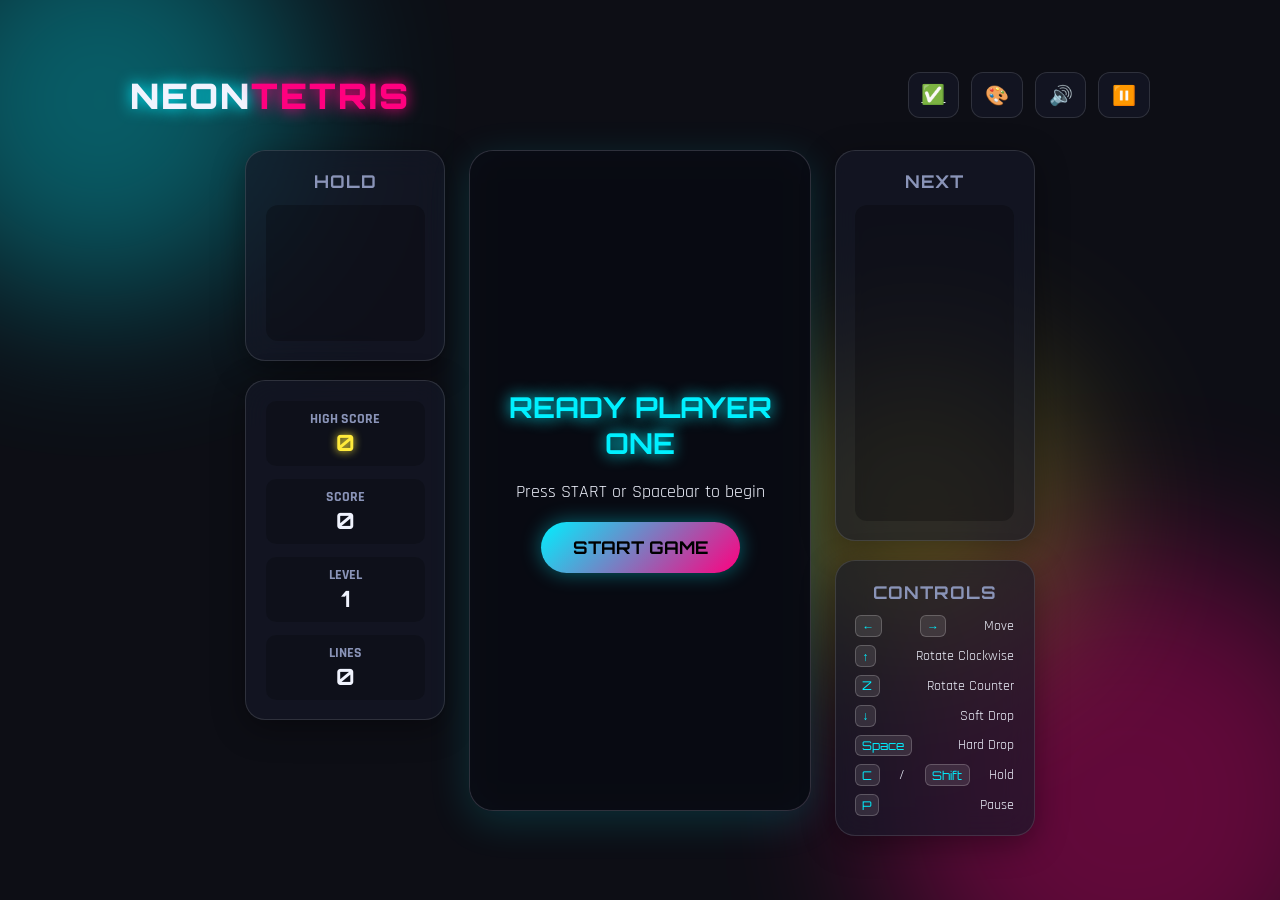
<file: index.html>
<!DOCTYPE html>
<html lang="en">
<head>
    <meta charset="UTF-8">
    <meta name="viewport" content="width=device-width, initial-scale=1.0">
    <title>NEON TETRIS - Cyberpunk Arcade</title>
    <link rel="stylesheet" href="style.css">
    <link rel="preconnect" href="https://fonts.googleapis.com">
    <link rel="preconnect" href="https://fonts.gstatic.com" crossorigin>
    <link href="https://fonts.googleapis.com/css2?family=Orbitron:wght@400;700;900&family=Rajdhani:wght@500;700&display=swap" rel="stylesheet">
</head>
<body>
    <div class="background-globes">
        <div class="globe globe-1"></div>
        <div class="globe globe-2"></div>
        <div class="globe globe-3"></div>
    </div>

    <div class="app-container">
        <!-- Header / Navigation -->
        <header class="game-header">
            <h1 class="logo">NEON<span class="highlight">TETRIS</span></h1>
            <div class="header-controls">
                <a href="checklist.html" class="icon-btn" title="Daily Checklist &amp; Todo">✅</a>
                <button id="theme-btn" class="icon-btn" title="Toggle Theme">🎨</button>
                <button id="sound-btn" class="icon-btn" title="Toggle Sound">🔊</button>
                <button id="pause-btn" class="icon-btn" title="Pause Game">⏸️</button>
            </div>
        </header>

        <!-- Main Game Area -->
        <main class="game-layout">
            <!-- Left Sidebar: Hold & Info -->
            <aside class="sidebar left-sidebar">
                <div class="panel glass-panel hold-panel">
                    <h3 class="panel-title">HOLD</h3>
                    <div class="mini-canvas-container">
                        <canvas id="hold-canvas" width="120" height="120"></canvas>
                    </div>
                </div>

                <div class="panel glass-panel stats-panel">
                    <div class="stat-box">
                        <span class="stat-label">HIGH SCORE</span>
                        <span id="high-score" class="stat-value highlight">0</span>
                    </div>
                    <div class="stat-box">
                        <span class="stat-label">SCORE</span>
                        <span id="score" class="stat-value">0</span>
                    </div>
                    <div class="stat-box">
                        <span class="stat-label">LEVEL</span>
                        <span id="level" class="stat-value">1</span>
                    </div>
                    <div class="stat-box">
                        <span class="stat-label">LINES</span>
                        <span id="lines" class="stat-value">0</span>
                    </div>
                </div>
            </aside>

            <!-- Center Matrix Canvas -->
            <div class="board-container glass-panel">
                <div id="game-overlay" class="overlay active">
                    <div class="overlay-content">
                        <h2 id="overlay-title" class="glow-text">READY PLAYER ONE</h2>
                        <p id="overlay-desc">Press START or Spacebar to begin</p>
                        <button id="start-btn" class="primary-btn">START GAME</button>
                    </div>
                </div>
                <canvas id="tetris-canvas" width="320" height="640"></canvas>
            </div>

            <!-- Right Sidebar: Next & Controls -->
            <aside class="sidebar right-sidebar">
                <div class="panel glass-panel next-panel">
                    <h3 class="panel-title">NEXT</h3>
                    <div class="mini-canvas-container">
                        <canvas id="next-canvas" width="120" height="300"></canvas>
                    </div>
                </div>

                <div class="panel glass-panel controls-guide">
                    <h3 class="panel-title">CONTROLS</h3>
                    <ul>
                        <li><kbd>←</kbd> <kbd>→</kbd> Move</li>
                        <li><kbd>↑</kbd> Rotate Clockwise</li>
                        <li><kbd>Z</kbd> Rotate Counter</li>
                        <li><kbd>↓</kbd> Soft Drop</li>
                        <li><kbd>Space</kbd> Hard Drop</li>
                        <li><kbd>C</kbd> / <kbd>Shift</kbd> Hold</li>
                        <li><kbd>P</kbd> Pause</li>
                    </ul>
                </div>
            </aside>
        </main>

        <!-- Touch Controls for Mobile / Mouse Casual Play -->
        <footer class="touch-controls">
            <div class="d-pad">
                <button id="touch-left" class="touch-btn">◀</button>
                <button id="touch-down" class="touch-btn">▼</button>
                <button id="touch-right" class="touch-btn">▶</button>
            </div>
            <div class="action-pad">
                <button id="touch-rotate" class="touch-btn action-rotate">↻</button>
                <button id="touch-drop" class="touch-btn action-drop">⤓</button>
                <button id="touch-hold" class="touch-btn action-hold">HOLD</button>
            </div>
        </footer>
    </div>

    <script src="audio.js"></script>
    <script src="tetris.js"></script>
</body>
</html>
</file>
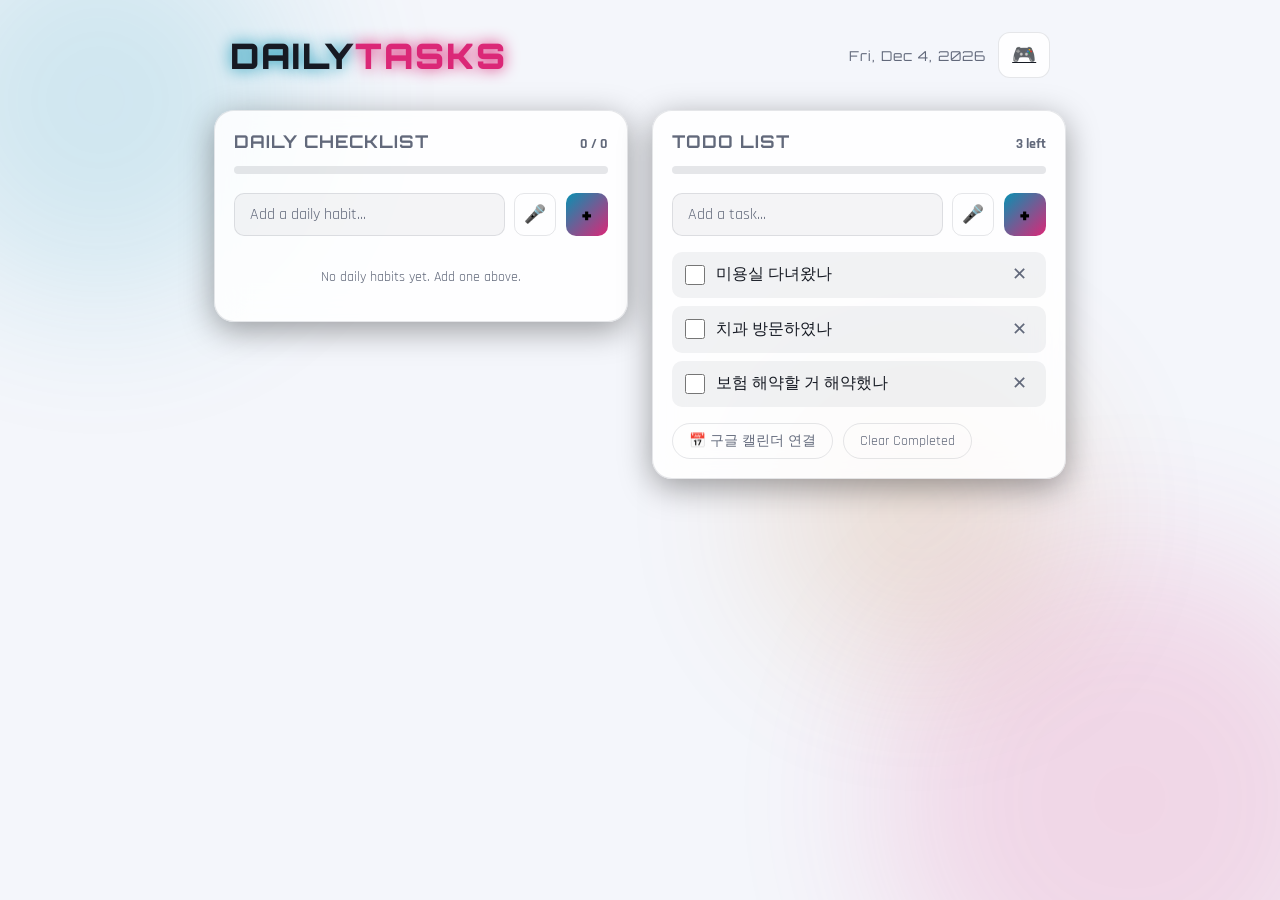
<file: checklist.html>
<!DOCTYPE html>
<html lang="en">
<head>
    <meta charset="UTF-8">
    <meta name="viewport" content="width=device-width, initial-scale=1.0">
    <title>DAILY CHECKLIST - Neon Tetris</title>
    <link rel="stylesheet" href="style.css">
    <link rel="stylesheet" href="checklist.css">
    <link rel="preconnect" href="https://fonts.googleapis.com">
    <link rel="preconnect" href="https://fonts.gstatic.com" crossorigin>
    <link href="https://fonts.googleapis.com/css2?family=Orbitron:wght@400;700;900&family=Rajdhani:wght@500;700&display=swap" rel="stylesheet">
    <script src="https://accounts.google.com/gsi/client" async defer></script>
</head>
<body class="checklist-body">
    <div class="background-globes">
        <div class="globe globe-1"></div>
        <div class="globe globe-2"></div>
        <div class="globe globe-3"></div>
    </div>

    <div class="app-container checklist-container">
        <header class="game-header">
            <h1 class="logo">DAILY<span class="highlight">TASKS</span></h1>
            <div class="header-controls">
                <span id="today-label" class="today-label"></span>
                <a href="index.html" class="icon-btn" title="Back to Tetris">🎮</a>
            </div>
        </header>

        <main class="checklist-layout">
            <!-- Daily Checklist: resets every day -->
            <section class="panel glass-panel checklist-panel">
                <div class="checklist-panel-header">
                    <h3 class="panel-title">DAILY CHECKLIST</h3>
                    <span id="daily-progress-label" class="progress-label">0 / 0</span>
                </div>
                <div class="progress-bar-track">
                    <div id="daily-progress-bar" class="progress-bar-fill"></div>
                </div>

                <form id="daily-form" class="add-item-form">
                    <input id="daily-input" type="text" placeholder="Add a daily habit..." maxlength="80" autocomplete="off">
                    <button type="button" id="daily-mic-btn" class="mic-btn" title="음성 입력">🎤</button>
                    <button type="submit" class="add-btn">+</button>
                </form>

                <ul id="daily-list" class="item-list"></ul>
                <p id="daily-empty" class="empty-hint">No daily habits yet. Add one above.</p>
            </section>

            <!-- Todo List: persistent one-off tasks -->
            <section class="panel glass-panel checklist-panel">
                <div class="checklist-panel-header">
                    <h3 class="panel-title">TODO LIST</h3>
                    <span id="todo-progress-label" class="progress-label">0 left</span>
                </div>
                <div class="progress-bar-track">
                    <div id="todo-progress-bar" class="progress-bar-fill magenta"></div>
                </div>

                <form id="todo-form" class="add-item-form">
                    <input id="todo-input" type="text" placeholder="Add a task..." maxlength="80" autocomplete="off">
                    <button type="button" id="todo-mic-btn" class="mic-btn" title="음성 입력">🎤</button>
                    <button type="submit" class="add-btn">+</button>
                </form>

                <ul id="todo-list" class="item-list"></ul>
                <p id="todo-empty" class="empty-hint">No tasks yet. Add one above.</p>

                <div class="calendar-sync">
                    <button id="calendar-connect-btn" class="clear-btn">📅 구글 캘린더 연결</button>
                    <button id="calendar-import-btn" class="clear-btn" hidden>오늘 일정 가져오기</button>
                    <button id="clear-completed-btn" class="clear-btn">Clear Completed</button>
                </div>
            </section>
        </main>
    </div>

    <script src="checklist.js"></script>
</body>
</html>
</file>
<file: style.css>
:root {
    --bg-color: #0d0e15;
    --panel-bg: rgba(22, 25, 41, 0.65);
    --panel-border: rgba(255, 255, 255, 0.12);
    --text-primary: #f0f3fe;
    --text-muted: #8a94b8;
    --accent-cyan: #00f0ff;
    --accent-magenta: #ff007f;
    --accent-yellow: #ffeb3b;
    --font-heading: 'Orbitron', sans-serif;
    --font-body: 'Rajdhani', sans-serif;
    --glow-strength: 15px;
    --board-shadow: 0 10px 40px rgba(0, 240, 255, 0.15);
}

[data-theme="retro"] {
    --bg-color: #1a0f1d;
    --panel-bg: rgba(42, 20, 50, 0.7);
    --panel-border: rgba(255, 0, 225, 0.2);
    --text-primary: #ffe6ff;
    --accent-cyan: #ff00aa;
    --accent-magenta: #00ffff;
    --board-shadow: 0 10px 40px rgba(255, 0, 170, 0.2);
}

[data-theme="pastel"] {
    --bg-color: #161925;
    --panel-bg: rgba(30, 36, 56, 0.7);
    --panel-border: rgba(255, 255, 255, 0.15);
    --text-primary: #e2e8f0;
    --accent-cyan: #7dd3fc;
    --accent-magenta: #f472b6;
    --board-shadow: 0 10px 40px rgba(125, 211, 252, 0.15);
}

* {
    box-sizing: border-box;
    margin: 0;
    padding: 0;
    user-select: none;
}

body {
    background-color: var(--bg-color);
    color: var(--text-primary);
    font-family: var(--font-body);
    font-size: 18px;
    min-height: 100vh;
    display: flex;
    justify-content: center;
    align-items: center;
    overflow-x: hidden;
    position: relative;
}

/* Background Animated Globes */
.background-globes {
    position: absolute;
    width: 100%;
    height: 100%;
    overflow: hidden;
    z-index: 0;
    pointer-events: none;
}

.globe {
    position: absolute;
    border-radius: 50%;
    filter: blur(80px);
    opacity: 0.35;
    animation: float 18s infinite alternate ease-in-out;
}

.globe-1 {
    width: 400px;
    height: 400px;
    background: var(--accent-cyan);
    top: -100px;
    left: -100px;
}

.globe-2 {
    width: 500px;
    height: 500px;
    background: var(--accent-magenta);
    bottom: -150px;
    right: -100px;
    animation-delay: -5s;
}

.globe-3 {
    width: 300px;
    height: 300px;
    background: var(--accent-yellow);
    top: 40%;
    left: 60%;
    animation-delay: -10s;
}

@keyframes float {
    0% { transform: translate(0, 0) scale(1); }
    100% { transform: translate(60px, 40px) scale(1.15); }
}

/* App Container */
.app-container {
    position: relative;
    z-index: 1;
    display: flex;
    flex-direction: column;
    align-items: center;
    gap: 1.5rem;
    padding: 1.5rem;
    max-width: 1100px;
    width: 100%;
}

/* Header */
.game-header {
    width: 100%;
    display: flex;
    justify-content: space-between;
    align-items: center;
    padding: 0.5rem 1rem;
}

.logo {
    font-family: var(--font-heading);
    font-size: 2.2rem;
    font-weight: 900;
    letter-spacing: 2px;
    text-shadow: 0 0 var(--glow-strength) var(--accent-cyan);
}

.logo .highlight {
    color: var(--accent-magenta);
    text-shadow: 0 0 var(--glow-strength) var(--accent-magenta);
}

.header-controls {
    display: flex;
    gap: 0.75rem;
}

.icon-btn {
    background: var(--panel-bg);
    border: 1px solid var(--panel-border);
    color: var(--text-primary);
    font-size: 1.2rem;
    padding: 0.6rem 0.8rem;
    border-radius: 12px;
    cursor: pointer;
    backdrop-filter: blur(10px);
    transition: all 0.2s ease;
}

.icon-btn:hover {
    transform: translateY(-2px);
    border-color: var(--accent-cyan);
    box-shadow: 0 0 12px var(--accent-cyan);
}

/* Game Layout */
.game-layout {
    display: flex;
    justify-content: center;
    align-items: flex-start;
    gap: 1.5rem;
    width: 100%;
}

.sidebar {
    display: flex;
    flex-direction: column;
    gap: 1.2rem;
    width: 200px;
}

/* Glass Panels */
.glass-panel {
    background: var(--panel-bg);
    border: 1px solid var(--panel-border);
    backdrop-filter: blur(16px);
    border-radius: 20px;
    padding: 1.2rem;
    box-shadow: 0 8px 32px 0 rgba(0, 0, 0, 0.37);
}

.panel-title {
    font-family: var(--font-heading);
    font-size: 1.1rem;
    color: var(--text-muted);
    letter-spacing: 1px;
    margin-bottom: 0.8rem;
    text-align: center;
}

.mini-canvas-container {
    display: flex;
    justify-content: center;
    align-items: center;
    background: rgba(0, 0, 0, 0.25);
    border-radius: 12px;
    padding: 0.5rem;
}

/* Stats Panel */
.stats-panel {
    display: flex;
    flex-direction: column;
    gap: 0.8rem;
}

.stat-box {
    display: flex;
    flex-direction: column;
    align-items: center;
    background: rgba(0, 0, 0, 0.2);
    padding: 0.6rem;
    border-radius: 10px;
}

.stat-label {
    font-size: 0.85rem;
    color: var(--text-muted);
    font-weight: 700;
}

.stat-value {
    font-family: var(--font-heading);
    font-size: 1.4rem;
    font-weight: 700;
    color: var(--text-primary);
}

.stat-value.highlight {
    color: var(--accent-yellow);
    text-shadow: 0 0 8px var(--accent-yellow);
}

/* Controls Guide */
.controls-guide ul {
    list-style: none;
    display: flex;
    flex-direction: column;
    gap: 0.5rem;
    font-size: 0.9rem;
}

.controls-guide li {
    display: flex;
    justify-content: space-between;
    align-items: center;
}

kbd {
    background: rgba(255, 255, 255, 0.1);
    border: 1px solid rgba(255, 255, 255, 0.2);
    border-radius: 6px;
    padding: 0.15rem 0.4rem;
    font-family: var(--font-heading);
    font-size: 0.75rem;
    color: var(--accent-cyan);
}

/* Main Board Container */
.board-container {
    position: relative;
    padding: 0.6rem;
    box-shadow: var(--board-shadow);
    border-radius: 24px;
    display: flex;
    justify-content: center;
    align-items: center;
}

#tetris-canvas {
    background: #06070a;
    border-radius: 16px;
    display: block;
}

/* Game Overlay */
.overlay {
    position: absolute;
    inset: 0;
    background: rgba(10, 12, 20, 0.88);
    backdrop-filter: blur(12px);
    border-radius: 24px;
    display: flex;
    justify-content: center;
    align-items: center;
    z-index: 10;
    opacity: 0;
    pointer-events: none;
    transition: opacity 0.3s ease;
}

.overlay.active {
    opacity: 1;
    pointer-events: auto;
}

.overlay-content {
    text-align: center;
    display: flex;
    flex-direction: column;
    align-items: center;
    gap: 1.2rem;
    padding: 2rem;
}

.glow-text {
    font-family: var(--font-heading);
    font-size: 1.8rem;
    color: var(--accent-cyan);
    text-shadow: 0 0 15px var(--accent-cyan);
}

.primary-btn {
    font-family: var(--font-heading);
    font-size: 1.1rem;
    font-weight: 700;
    color: #000;
    background: linear-gradient(135deg, var(--accent-cyan), var(--accent-magenta));
    border: none;
    padding: 0.9rem 2rem;
    border-radius: 30px;
    cursor: pointer;
    box-shadow: 0 0 20px rgba(0, 240, 255, 0.4);
    transition: all 0.3s ease;
}

.primary-btn:hover {
    transform: scale(1.05);
    box-shadow: 0 0 30px rgba(255, 0, 127, 0.6);
}

/* Mobile Touch Controls */
.touch-controls {
    display: none;
    width: 100%;
    justify-content: space-between;
    gap: 1rem;
    margin-top: 0.5rem;
}

.d-pad, .action-pad {
    display: flex;
    gap: 0.5rem;
}

.touch-btn {
    background: var(--panel-bg);
    border: 1px solid var(--panel-border);
    color: var(--text-primary);
    font-family: var(--font-heading);
    font-size: 1.2rem;
    width: 60px;
    height: 60px;
    border-radius: 16px;
    display: flex;
    justify-content: center;
    align-items: center;
    backdrop-filter: blur(10px);
    touch-action: manipulation;
}

.touch-btn:active {
    background: var(--accent-cyan);
    color: #000;
}

/* Responsive Styles */
@media (max-width: 850px) {
    .game-layout {
        flex-direction: column;
        align-items: center;
    }

    .sidebar {
        width: 100%;
        max-width: 340px;
        flex-direction: row;
        justify-content: space-between;
    }

    .left-sidebar .stats-panel {
        flex-direction: row;
        flex-wrap: wrap;
        flex: 1;
    }

    .stat-box {
        flex: 1;
        min-width: 70px;
    }

    .controls-guide {
        display: none;
    }

    .touch-controls {
        display: flex;
    }
}
</file>
<file: checklist.css>
/* Daily Checklist / Todo List page styles */

.checklist-body {
    align-items: flex-start;
    --bg-color: #f4f6fb;
    --panel-bg: rgba(255, 255, 255, 0.85);
    --panel-border: rgba(15, 23, 42, 0.1);
    --text-primary: #161a23;
    --text-muted: #62697b;
    --accent-cyan: #0891b2;
    --accent-magenta: #db2777;
    --accent-yellow: #b45309;
    --board-shadow: 0 10px 30px rgba(15, 23, 42, 0.08);
}

.checklist-body .globe {
    opacity: 0.15;
}

.checklist-container {
    max-width: 900px;
}

.today-label {
    font-family: var(--font-heading);
    font-size: 0.85rem;
    color: var(--text-muted);
    align-self: center;
    letter-spacing: 1px;
}

.checklist-layout {
    display: flex;
    justify-content: center;
    align-items: flex-start;
    gap: 1.5rem;
    width: 100%;
    flex-wrap: wrap;
}

.checklist-panel {
    flex: 1 1 380px;
    max-width: 420px;
    display: flex;
    flex-direction: column;
}

.checklist-panel-header {
    display: flex;
    justify-content: space-between;
    align-items: baseline;
    gap: 0.5rem;
}

.checklist-panel-header .panel-title {
    margin-bottom: 0;
    text-align: left;
}

.progress-label {
    font-size: 0.85rem;
    color: var(--text-muted);
    font-weight: 700;
    white-space: nowrap;
}

.progress-bar-track {
    width: 100%;
    height: 8px;
    background: rgba(15, 23, 42, 0.1);
    border-radius: 20px;
    overflow: hidden;
    margin: 0.8rem 0 1.2rem;
}

.progress-bar-fill {
    height: 100%;
    width: 0%;
    background: linear-gradient(90deg, var(--accent-cyan), var(--accent-yellow));
    border-radius: 20px;
    transition: width 0.3s ease;
}

.progress-bar-fill.magenta {
    background: linear-gradient(90deg, var(--accent-magenta), var(--accent-yellow));
}

.add-item-form {
    display: flex;
    gap: 0.6rem;
    margin-bottom: 1rem;
}

.add-item-form input {
    flex: 1;
    background: rgba(15, 23, 42, 0.04);
    border: 1px solid var(--panel-border);
    border-radius: 10px;
    padding: 0.6rem 0.9rem;
    color: var(--text-primary);
    font-family: var(--font-body);
    font-size: 1rem;
}

.add-item-form input::placeholder {
    color: var(--text-muted);
}

.add-item-form input:focus {
    outline: none;
    border-color: var(--accent-cyan);
    box-shadow: 0 0 10px rgba(8, 145, 178, 0.35);
}

.mic-btn {
    background: transparent;
    border: 1px solid var(--panel-border);
    color: var(--text-primary);
    font-size: 1.1rem;
    width: 42px;
    border-radius: 10px;
    cursor: pointer;
    transition: all 0.2s ease;
}

.mic-btn:hover {
    border-color: var(--accent-cyan);
}

.mic-btn.listening {
    border-color: var(--accent-magenta);
    color: var(--accent-magenta);
    animation: mic-pulse 1s ease-in-out infinite;
}

.mic-btn:disabled {
    opacity: 0.4;
    cursor: not-allowed;
}

@keyframes mic-pulse {
    0%, 100% { opacity: 1; }
    50% { opacity: 0.45; }
}

.add-btn {
    background: linear-gradient(135deg, var(--accent-cyan), var(--accent-magenta));
    border: none;
    color: #000;
    font-family: var(--font-heading);
    font-size: 1.3rem;
    font-weight: 900;
    width: 42px;
    border-radius: 10px;
    cursor: pointer;
    transition: transform 0.15s ease;
}

.add-btn:hover {
    transform: scale(1.08);
}

.item-list {
    list-style: none;
    display: flex;
    flex-direction: column;
    gap: 0.5rem;
    max-height: 340px;
    overflow-y: auto;
}

.checklist-item {
    display: flex;
    align-items: center;
    gap: 0.7rem;
    background: rgba(15, 23, 42, 0.05);
    border-radius: 10px;
    padding: 0.6rem 0.8rem;
}

.checklist-item input[type="checkbox"] {
    width: 20px;
    height: 20px;
    accent-color: var(--accent-cyan);
    cursor: pointer;
    flex-shrink: 0;
}

.checklist-item .item-text {
    flex: 1;
    font-size: 1rem;
    word-break: break-word;
}

.checklist-item.done .item-text {
    color: var(--text-muted);
    text-decoration: line-through;
}

.delete-btn {
    background: transparent;
    border: none;
    color: var(--text-muted);
    font-size: 1.1rem;
    cursor: pointer;
    padding: 0.2rem 0.4rem;
    border-radius: 6px;
    flex-shrink: 0;
    transition: color 0.15s ease;
}

.delete-btn:hover {
    color: var(--accent-magenta);
}

.empty-hint {
    color: var(--text-muted);
    font-size: 0.9rem;
    text-align: center;
    padding: 1rem 0;
}

.calendar-sync {
    display: flex;
    flex-wrap: wrap;
    gap: 0.6rem;
    margin-top: 1rem;
}

.clear-btn {
    align-self: flex-start;
    background: transparent;
    border: 1px solid var(--panel-border);
    color: var(--text-muted);
    font-family: var(--font-body);
    font-size: 0.85rem;
    padding: 0.5rem 1rem;
    border-radius: 20px;
    cursor: pointer;
    transition: all 0.2s ease;
}

.clear-btn:hover {
    border-color: var(--accent-magenta);
    color: var(--accent-magenta);
}

@media (max-width: 850px) {
    .checklist-layout {
        flex-direction: column;
        align-items: center;
    }

    .checklist-panel {
        max-width: 100%;
        width: 100%;
    }
}
</file>
